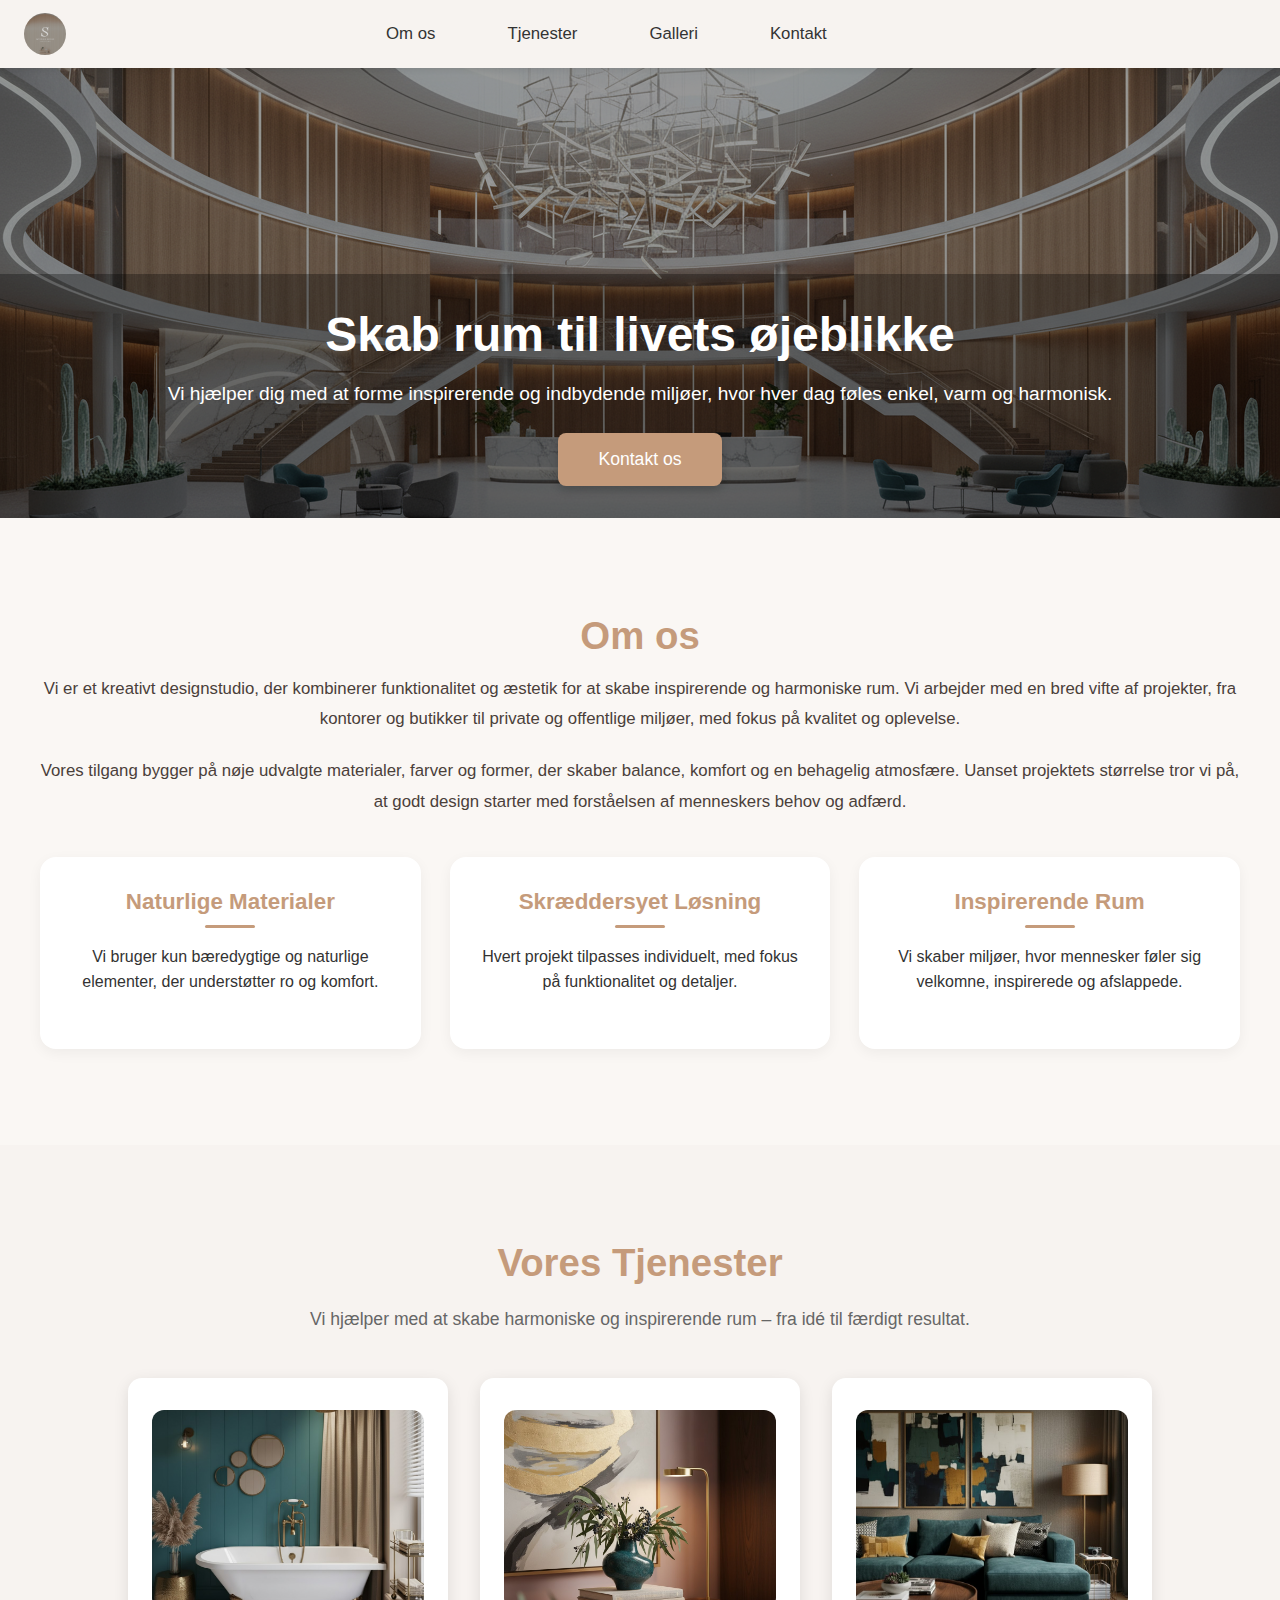
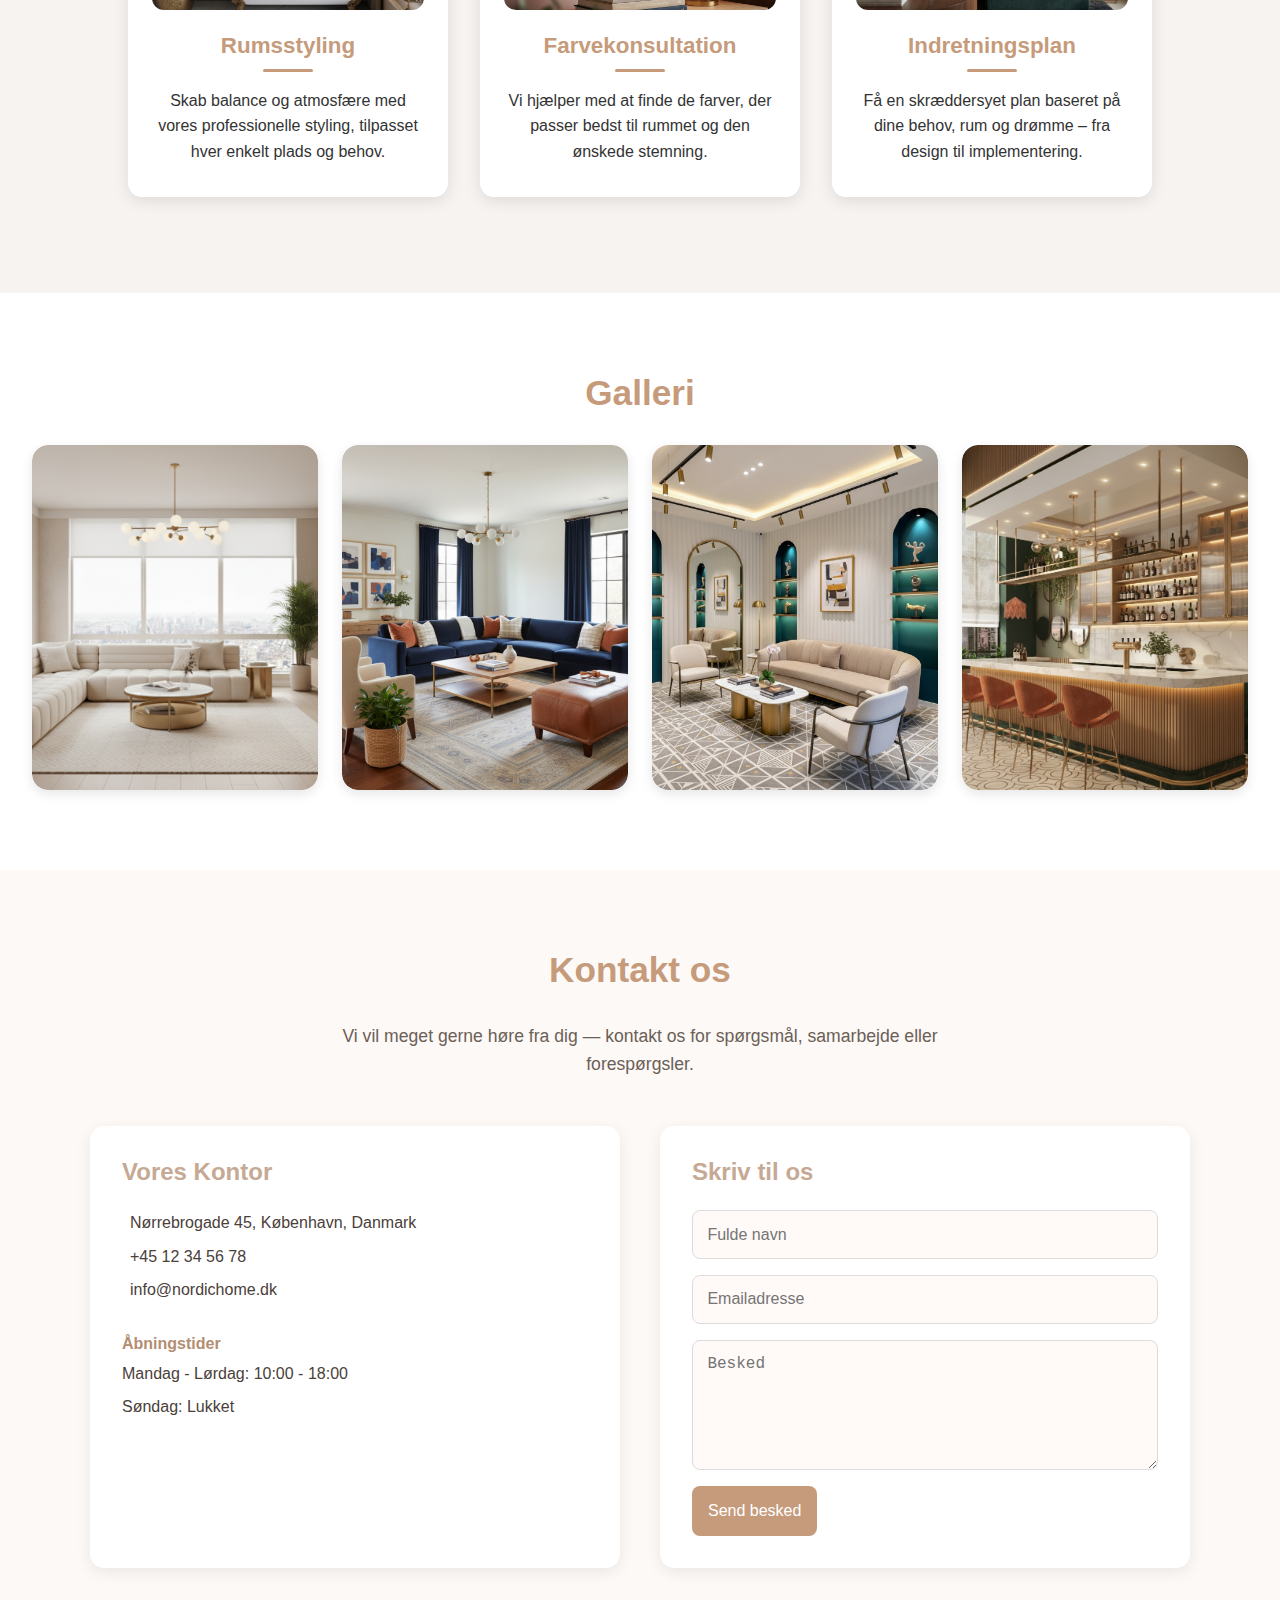
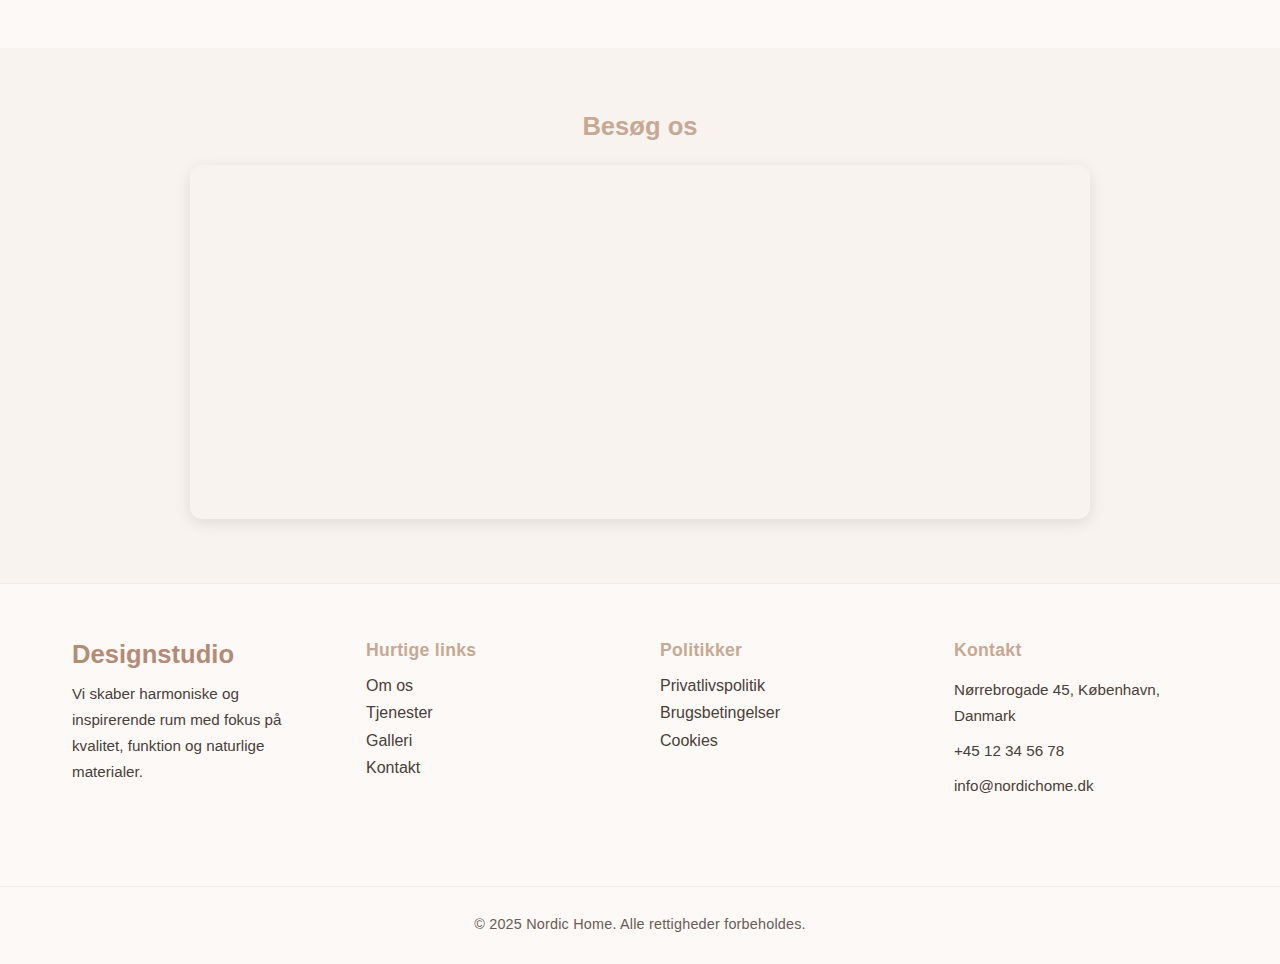
<file: index.html>
<!DOCTYPE html>
<html lang="da">
  <head>
    <meta charset="UTF-8" />
    <meta name="viewport" content="width=device-width, initial-scale=1.0" />
    <title>Nordic Home - Interiør & Styling</title>
    <link rel="stylesheet" href="css/style.css" />
    <link rel="icon" type="image/png" href="images/favicon.png" />
  </head>
  <body>
    <header class="header">
      <div class="header-container">
        <a href="#top" class="brand">
          <img
            src="images/logo.jpg"
            alt="Nordic Home Logo"
            class="brand-logo"
          />
        </a>

        <nav class="navbar" id="navbar">
          <a href="#about">Om os</a>
          <a href="#services">Tjenester</a>
          <a href="#portfolio">Galleri</a>
          <a href="#contact">Kontakt</a>
        </nav>

        <div class="menu-toggle" id="menu-toggle">☰</div>
      </div>
    </header>

    <div id="top"></div>

    <section class="hero" id="hero">
      <div class="hero-overlay"></div>
      <div class="hero-content">
        <h2>Skab rum til livets øjeblikke</h2>
        <p>
          Vi hjælper dig med at forme inspirerende og indbydende miljøer, hvor
          hver dag føles enkel, varm og harmonisk.
        </p>
        <a href="#contact">
          <button onclick="scrollToSection('contact')">Kontakt os</button>
        </a>
      </div>
    </section>

    <!-- ABOUT SECTION -->
    <section id="about" class="about-section">
      <div class="about-container">
        <div class="about-content">
          <h2 class="section-title">Om os</h2>
          <p>
            Vi er et kreativt designstudio, der kombinerer funktionalitet og
            æstetik for at skabe inspirerende og harmoniske rum. Vi arbejder med
            en bred vifte af projekter, fra kontorer og butikker til private og
            offentlige miljøer, med fokus på kvalitet og oplevelse.
          </p>
          <p>
            Vores tilgang bygger på nøje udvalgte materialer, farver og former,
            der skaber balance, komfort og en behagelig atmosfære. Uanset
            projektets størrelse tror vi på, at godt design starter med
            forståelsen af menneskers behov og adfærd.
          </p>

          <div class="about-highlights">
            <div class="highlight">
              <i class="fas fa-leaf"></i>
              <h3>Naturlige Materialer</h3>
              <p>
                Vi bruger kun bæredygtige og naturlige elementer, der
                understøtter ro og komfort.
              </p>
            </div>
            <div class="highlight">
              <i class="fas fa-pencil-ruler"></i>
              <h3>Skræddersyet Løsning</h3>
              <p>
                Hvert projekt tilpasses individuelt, med fokus på funktionalitet
                og detaljer.
              </p>
            </div>
            <div class="highlight">
              <i class="fas fa-home"></i>
              <h3>Inspirerende Rum</h3>
              <p>
                Vi skaber miljøer, hvor mennesker føler sig velkomne,
                inspirerede og afslappede.
              </p>
            </div>
          </div>
        </div>
      </div>
    </section>

    <!-- Services -->
    <section id="services" class="services section">
      <div class="container">
        <h2 class="section-title">Vores Tjenester</h2>
        <p class="section-subtitle">
          Vi hjælper med at skabe harmoniske og inspirerende rum – fra idé til
          færdigt resultat.
        </p>

        <div class="service-list">
          <div class="service-item">
            <img src="images/servicesImg/homestyle.jpg" alt="Boligstyling" />
            <h3>Rumsstyling</h3>
            <p>
              Skab balance og atmosfære med vores professionelle styling,
              tilpasset hver enkelt plads og behov.
            </p>
          </div>

          <div class="service-item">
            <img
              src="images/servicesImg/colorstyle.jpg"
              alt="Farvekonsultation"
            />
            <h3>Farvekonsultation</h3>
            <p>
              Vi hjælper med at finde de farver, der passer bedst til rummet og
              den ønskede stemning.
            </p>
          </div>

          <div class="service-item">
            <img
              src="images/servicesImg/layoutstyle.jpg"
              alt="Indretningsplan"
            />
            <h3>Indretningsplan</h3>
            <p>
              Få en skræddersyet plan baseret på dine behov, rum og drømme – fra
              design til implementering.
            </p>
          </div>
        </div>
      </div>
    </section>

    <!-- Portfolio -->
    <section id="portfolio" class="portfolio section">
      <div class="container">
        <h2>Galleri</h2>
        <div class="gallery">
          <a href="project.html?project=bedroom" class="gallery-item">
            <img src="images/interior1/interior1.jpg" alt="Bedroom Interior" />
            <div class="overlay">Se mere</div>
          </a>
          <a href="project.html?project=kitchen" class="gallery-item">
            <img src="images/interior2/interior1.jpg" alt="Kitchen Interior" />
            <div class="overlay">Se mere</div>
          </a>
          <a href="project.html?project=livingroom" class="gallery-item">
            <img
              src="images/interior3/interior1.jpg"
              alt="Living Room Interior"
            />
            <div class="overlay">Se mere</div>
          </a>
          <a href="project.html?project=house4" class="gallery-item">
            <img
              src="images/interior4/interior1.jpg"
              alt="Scandinavian House"
            />
            <div class="overlay">Se mere</div>
          </a>
        </div>
      </div>
    </section>

    <!-- Contact -->
    <section id="contact" class="contact-section">
      <div class="contact-title">
        <h2>Kontakt os</h2>
        <p>
          Vi vil meget gerne høre fra dig — kontakt os for spørgsmål, samarbejde
          eller forespørgsler.
        </p>
      </div>

      <div class="contact-container">
        <div class="contact-info-box">
          <h3>Vores Kontor</h3>
          <p>
            <i class="fas fa-map-marker-alt"></i>
            <a
              href="https://www.google.com/maps?q=Nørrebrogade+45,+København,+Danmark"
              target="_blank"
              rel="noopener noreferrer"
            >
              Nørrebrogade 45, København, Danmark
            </a>
          </p>
          <p>
            <i class="fas fa-phone"></i>
            <a href="tel:+4512345678">+45 12 34 56 78</a>
          </p>
          <p>
            <i class="fas fa-envelope"></i>
            <a href="mailto:info@nordichome.dk">info@nordichome.dk</a>
          </p>

          <h4>Åbningstider</h4>
          <p>Mandag - Lørdag: 10:00 - 18:00</p>
          <p>Søndag: Lukket</p>
        </div>

        <div class="contact-form-box">
          <h3>Skriv til os</h3>
          <form id="contactForm">
            <div class="form-row">
              <input type="text" placeholder="Fulde navn" required />
              <input type="email" placeholder="Emailadresse" required />
            </div>
            <textarea placeholder="Besked" required></textarea>
            <button type="submit">Send besked</button>
          </form>
        </div>
      </div>
    </section>

    <div class="visit-section">
      <h3>Besøg os</h3>
      <div class="map-container">
        <iframe
          src="https://www.google.com/maps/embed?pb=!1m18!1m12!1m3!1d2246.6801197125165!2d12.552861076888164!3d55.68672449580125!2m3!1f0!2f0!3f0!3m2!1i1024!2i768!4f13.1!3m3!1m2!1s0x4652530ec19b0701%3A0xd27320b74989e226!2sN%C3%B8rrebrogade%2045%2C%202200%20K%C3%B8benhavn%20N%2C%20Danmark!5e0!3m2!1sda!2sdk!4v1730488888888"
          allowfullscreen=""
          loading="lazy"
        >
        </iframe>
      </div>
    </div>

    <!-- Footer -->
    <footer class="footer">
      <div class="footer-container">
        <div class="footer-col">
          <h3 class="footer-logo">Designstudio</h3>
          <p>
            Vi skaber harmoniske og inspirerende rum med fokus på kvalitet,
            funktion og naturlige materialer.
          </p>
        </div>

        <div class="footer-col">
          <h4>Hurtige links</h4>
          <ul>
            <li><a href="#about">Om os</a></li>
            <li><a href="#services">Tjenester</a></li>
            <li><a href="#portfolio">Galleri</a></li>
            <li><a href="#contact">Kontakt</a></li>
          </ul>
        </div>

        <div class="footer-col">
          <h4>Politikker</h4>
          <ul>
            <li><a href="policy/privacy-policy.html">Privatlivspolitik</a></li>
            <li><a href="policy/terms-of-use.html">Brugsbetingelser</a></li>
            <li><a href="policy/cookies-policy.html">Cookies</a></li>
          </ul>
        </div>

        <div class="footer-col">
          <h4>Kontakt</h4>
          <p>
            <i class="fas fa-map-marker-alt"></i>
            <a
              href="https://www.google.com/maps?q=Nørrebrogade+45,+København,+Danmark"
              target="_blank"
              rel="noopener noreferrer"
            >
              Nørrebrogade 45, København, Danmark
            </a>
          </p>
          <p>
            <i class="fas fa-phone"></i>
            <a href="tel:+4512345678">+45 12 34 56 78</a>
          </p>
          <p>
            <i class="fas fa-envelope"></i>
            <a href="mailto:info@nordichome.dk">info@nordichome.dk</a>
          </p>

          <div class="social-links">
            <a href="#"><i class="fab fa-facebook-f"></i></a>
            <a href="#"><i class="fab fa-instagram"></i></a>
            <a href="#"><i class="fab fa-pinterest"></i></a>
          </div>
        </div>
      </div>

      <div class="footer-bottom">
        <p>© 2025 Nordic Home. Alle rettigheder forbeholdes.</p>
      </div>
    </footer>

    <script src="js/script.js"></script>
  </body>
</html>
</file>
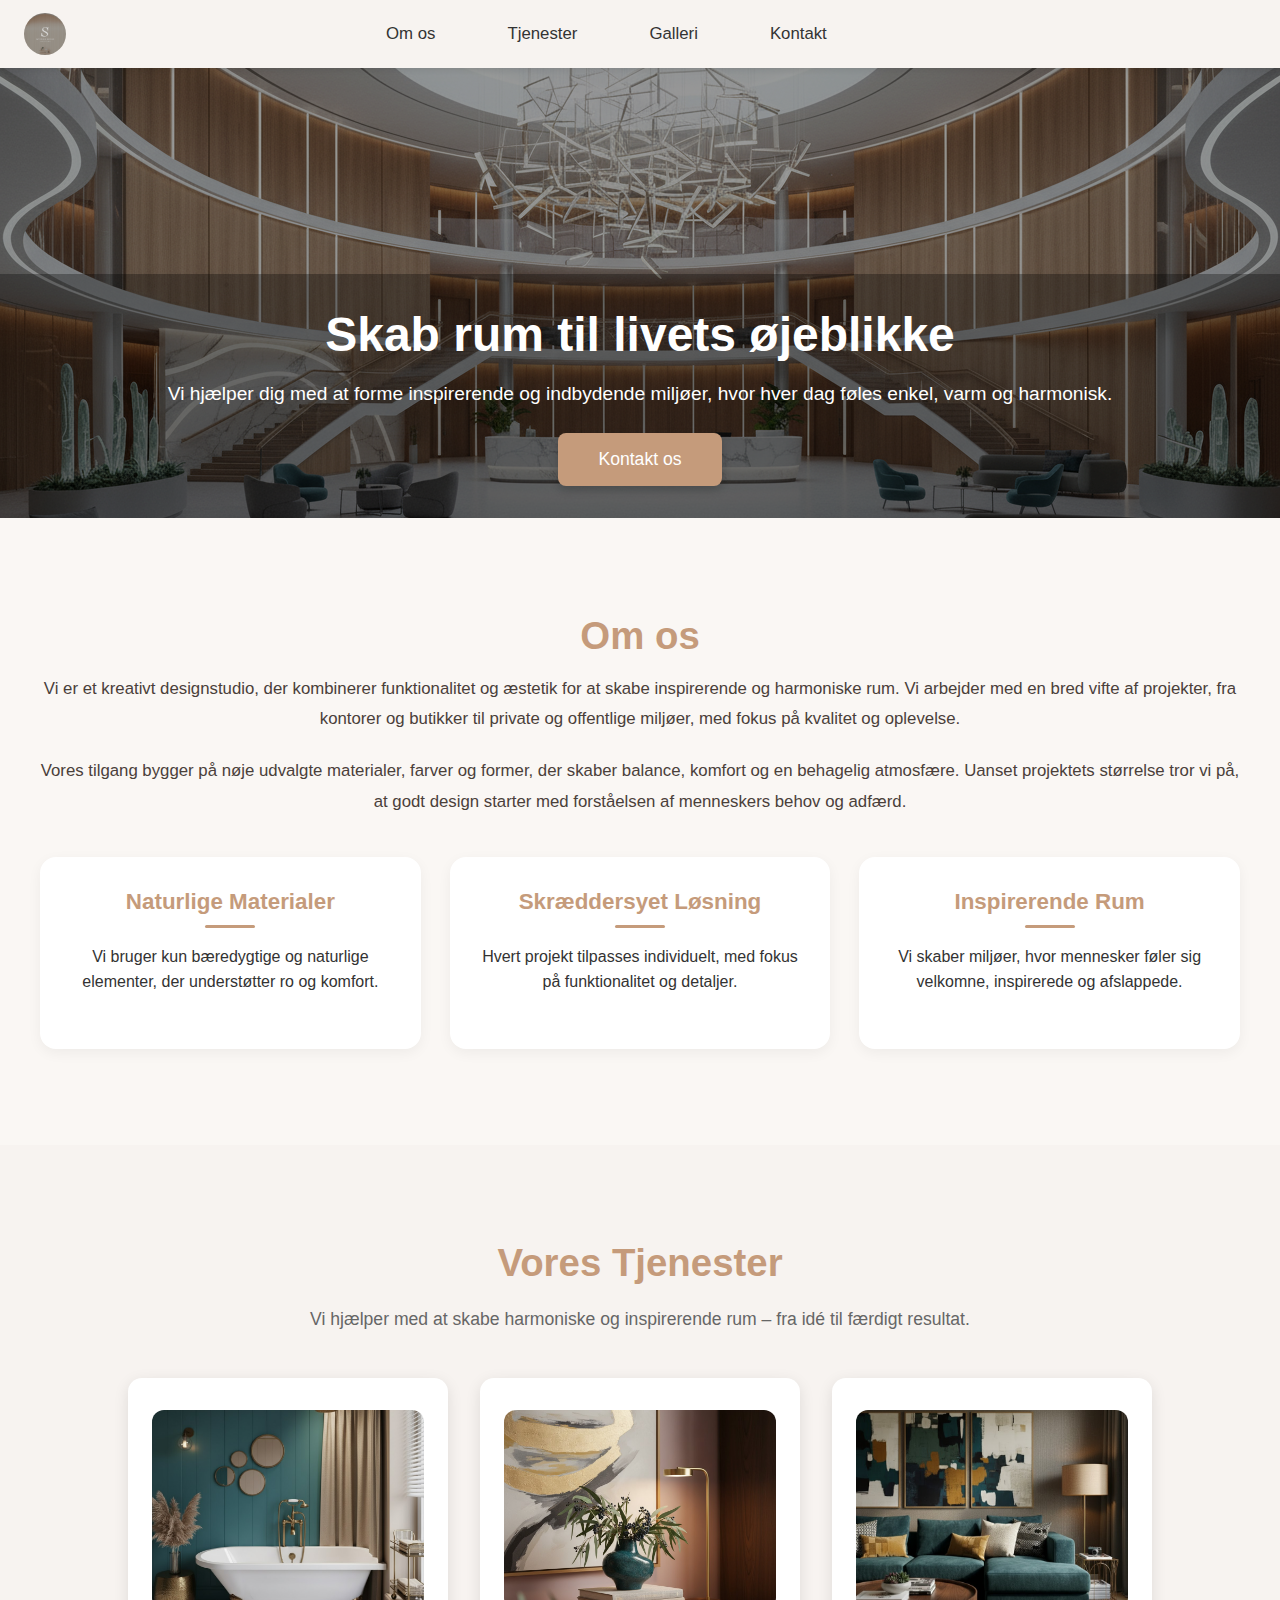
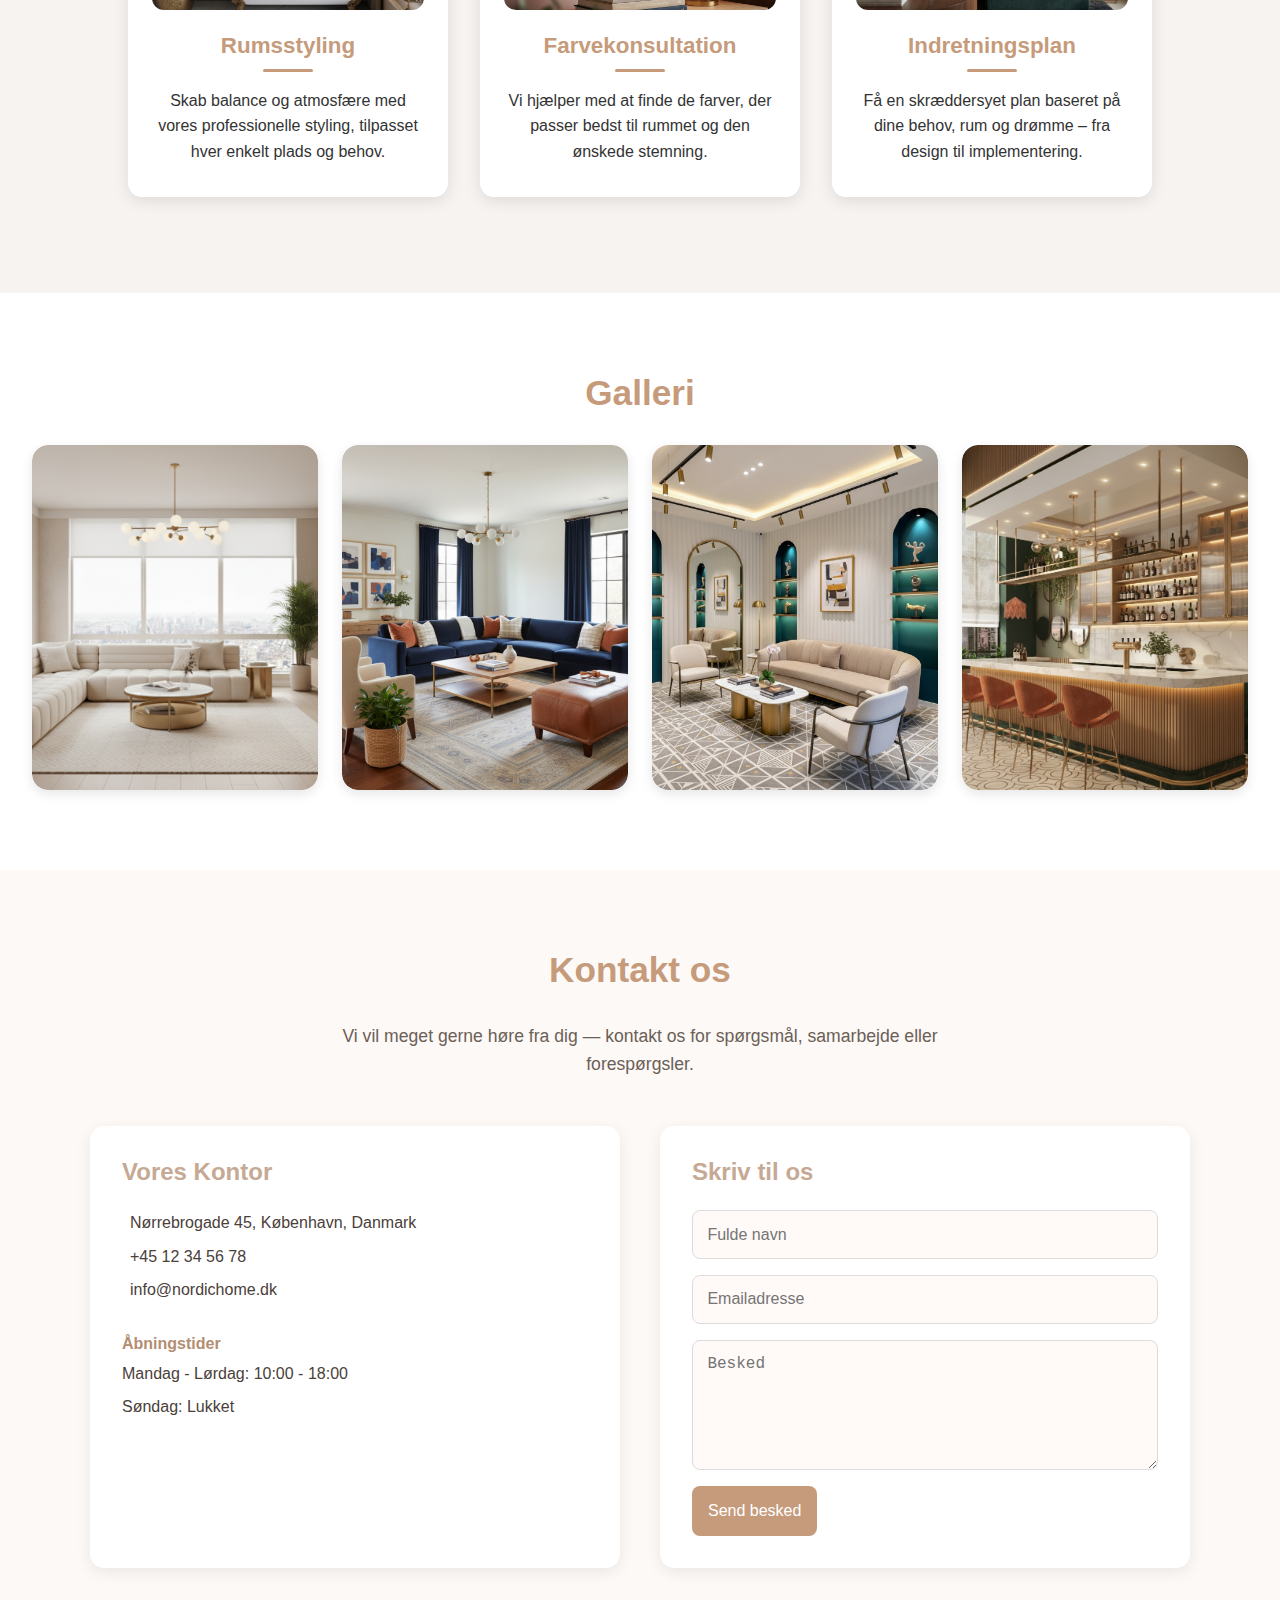
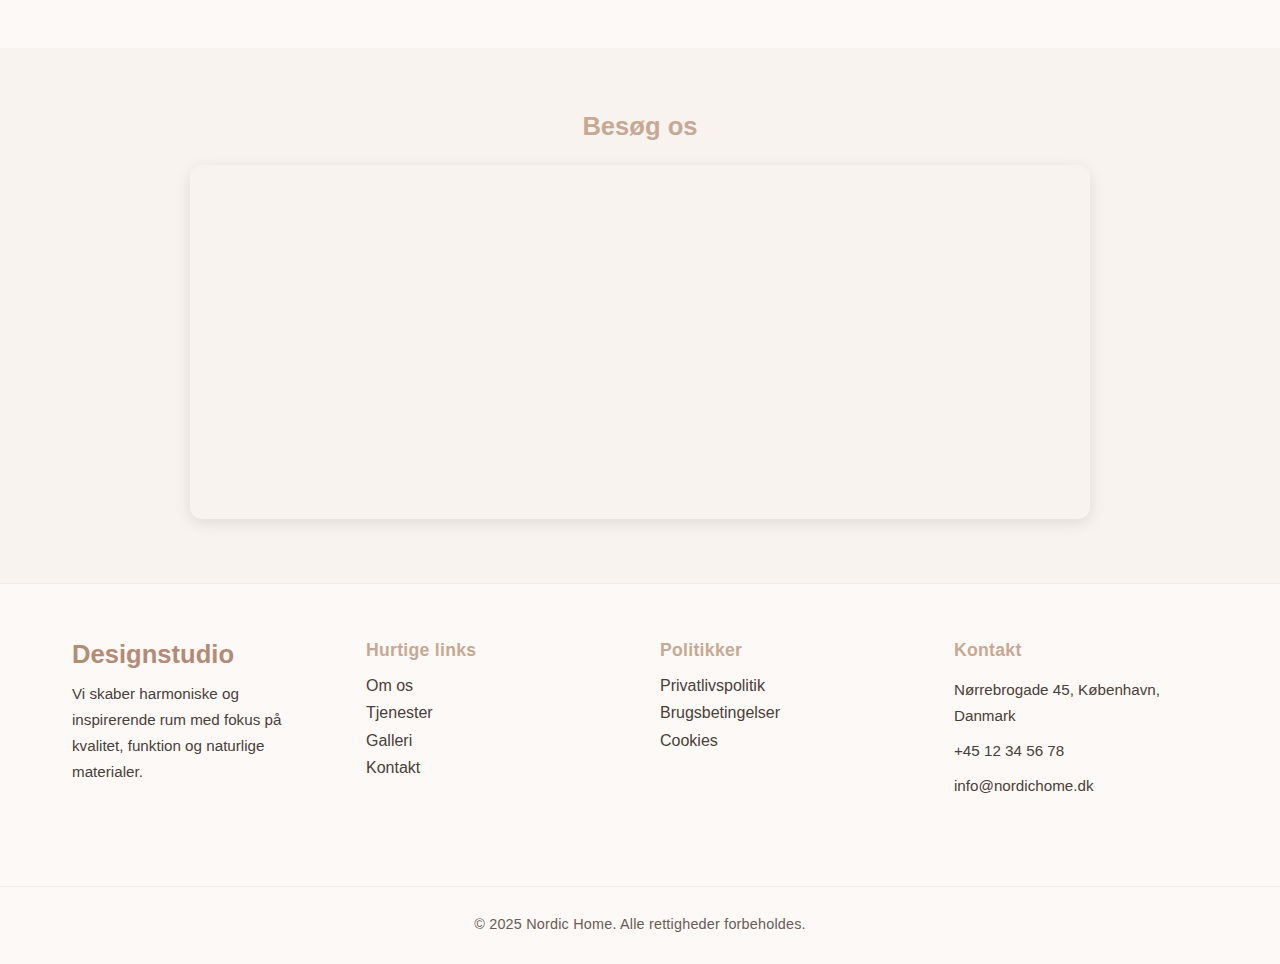
<file: project.html>
<!DOCTYPE html>
<html lang="da">
  <head>
    <meta charset="UTF-8" />
    <meta name="viewport" content="width=device-width, initial-scale=1.0" />
    <title>Projekt Galleri | Nordic Home</title>
    <link rel="stylesheet" href="css/project.css" />
  </head>

  <body>
    <!-- Header -->
    <header class="project-header">
      <a href="index.html" class="back-btn">← Tilbage</a>
      <h1 id="project-title">Projekt Titel</h1>
    </header>

    <!-- Project Details -->
    <section class="project-details">
      <div class="container">
        <h3>Om Projektet</h3>
        <p>
          Dette projekt fremhæver brugen af naturlige materialer, varme nuancer
          og rummelige layouts, der bringer ro og balance ind i hjemmet. Vores
          designteam har arbejdet tæt med klienten for at skabe et tidløst
          resultat med moderne funktionalitet.
        </p>
      </div>
    </section>

    <!-- Project Gallery -->
    <section class="project-gallery" id="project-gallery"></section>

    <!-- Lightbox Modal -->
    <div class="lightbox" id="lightbox">
      <span class="close-btn" id="close-lightbox">&times;</span>
      <img
        class="lightbox-img"
        id="lightbox-img"
        src=""
        alt="Projekt Billede"
      />
    </div>
    <script>
      const params = new URLSearchParams(window.location.search);
      const project = params.get("project");

      const data = {
        bedroom: {
          title: "Indretningsprojekt",
          images: [
            "images/interior1/interior1.jpg",
            "images/interior1/interior2.jpg",
            "images/interior1/interior3.jpg",
            "images/interior1/interior4.jpg",
          ],
        },
        kitchen: {
          title: "Indretningsprojekt",
          images: [
            "images/interior2/interior1.jpg",
            "images/interior2/interior2.jpg",
            "images/interior2/interior3.jpg",
            "images/interior2/interior4.jpg",
          ],
        },
        livingroom: {
          title: "Indretningsprojekt",
          images: [
            "images/interior3/interior1.jpg",
            "images/interior3/interior2.jpg",
            "images/interior3/interior3.jpg",
            "images/interior3/interior4.jpg",
          ],
        },
        house4: {
          title: "Indretningsprojekt",
          images: [
            "images/interior4/interior1.jpg",
            "images/interior4/interior2.jpg",
            "images/interior4/interior3.jpg",
            "images/interior4/interior4.jpg",
          ],
        },
      };

      if (!project || !data[project]) {
        alert("Projekt ikke fundet!");
        window.location.href = "index.html";
      }

      const projectData = data[project];
      document.getElementById("project-title").textContent = projectData.title;

      const gallery = document.getElementById("project-gallery");
      const lightbox = document.getElementById("lightbox");
      const lightboxImg = document.getElementById("lightbox-img");
      const closeLightbox = document.getElementById("close-lightbox");

      projectData.images.forEach((img) => {
        const link = document.createElement("div");
        link.classList.add("gallery-link");

        const image = document.createElement("img");
        image.src = img;
        image.alt = projectData.title;
        image.classList.add("project-img");

        const overlay = document.createElement("div");
        overlay.classList.add("overlay");
        overlay.textContent = "Se Billede";

        link.appendChild(image);
        link.appendChild(overlay);
        gallery.appendChild(link);

        // Open lightbox
        link.addEventListener("click", () => {
          lightbox.style.display = "flex";
          lightboxImg.src = img;
        });
      });

      closeLightbox.addEventListener("click", () => {
        lightbox.style.display = "none";
      });

      lightbox.addEventListener("click", (e) => {
        if (e.target === lightbox) lightbox.style.display = "none";
      });
    </script>
  </body>
</html>
</file>
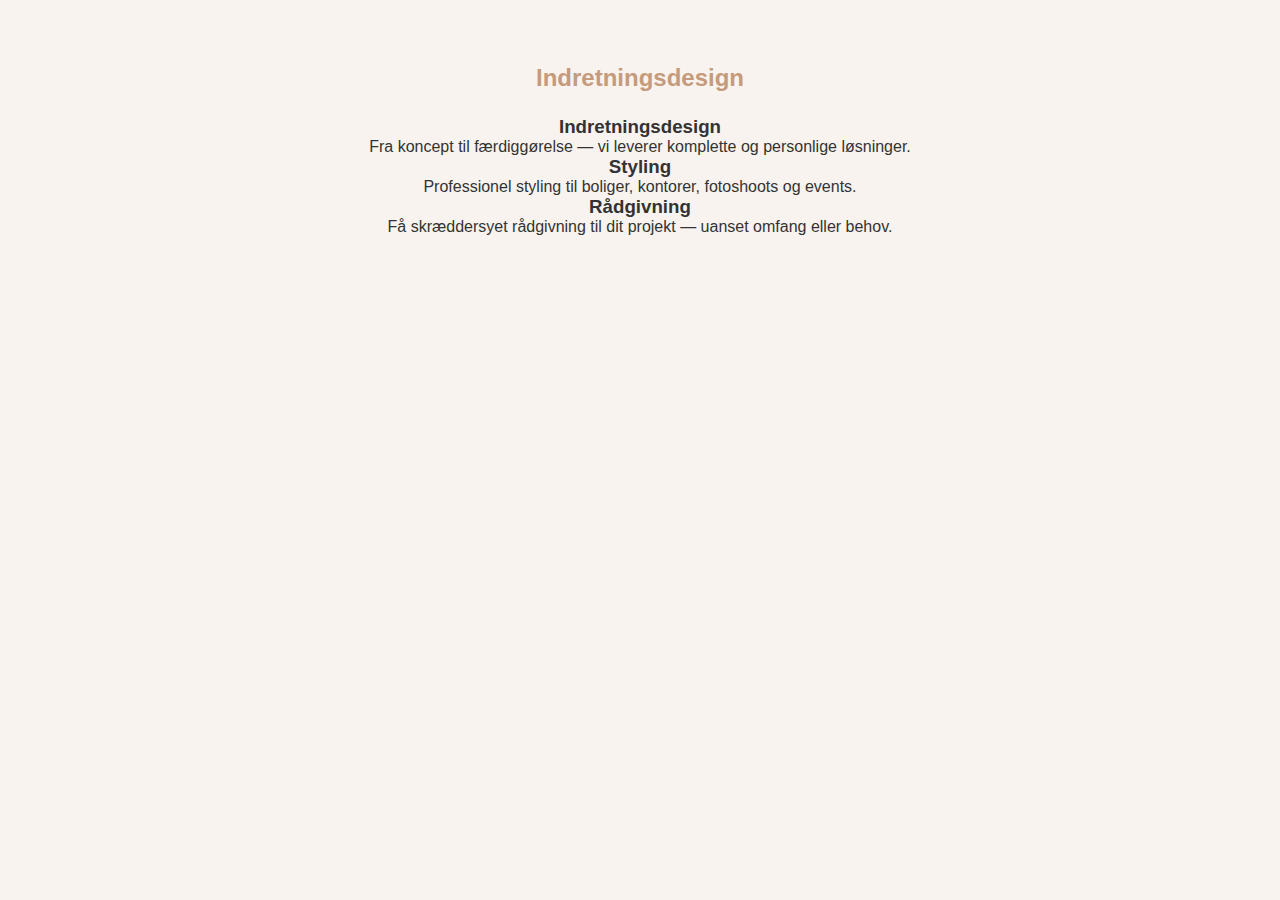
<file: services.html>
<!DOCTYPE html>
<html lang="da">
  <head>
    <meta charset="utf-8" />
    <meta name="viewport" content="width=device-width, initial-scale=1" />
    <title>Interior Design</title>
    <link rel="icon" href="images/favicon.ico" />
    <link
      href="https://fonts.googleapis.com/css2?family=Playfair+Display:wght@400;600&family=Poppins:wght@300;400;500&display=swap"
      rel="stylesheet"
    />
    <link rel="stylesheet" href="css/style.css" />
  </head>
  <body>
    <div data-include="components/header.html"></div>

    <main class="section">
      <div class="container">
        <h2>Indretningsdesign</h2>
        <div class="service-cards">
          <div class="card">
            <h3>Indretningsdesign</h3>
            <p>
              Fra koncept til færdiggørelse — vi leverer komplette og personlige
              løsninger.
            </p>
          </div>
          <div class="card">
            <h3>Styling</h3>
            <p>
              Professionel styling til boliger, kontorer, fotoshoots og events.
            </p>
          </div>
          <div class="card">
            <h3>Rådgivning</h3>
            <p>
              Få skræddersyet rådgivning til dit projekt — uanset omfang eller
              behov.
            </p>
          </div>
        </div>
      </div>
    </main>

    <script src="js/script.js" defer></script>
  </body>
</html>
</file>
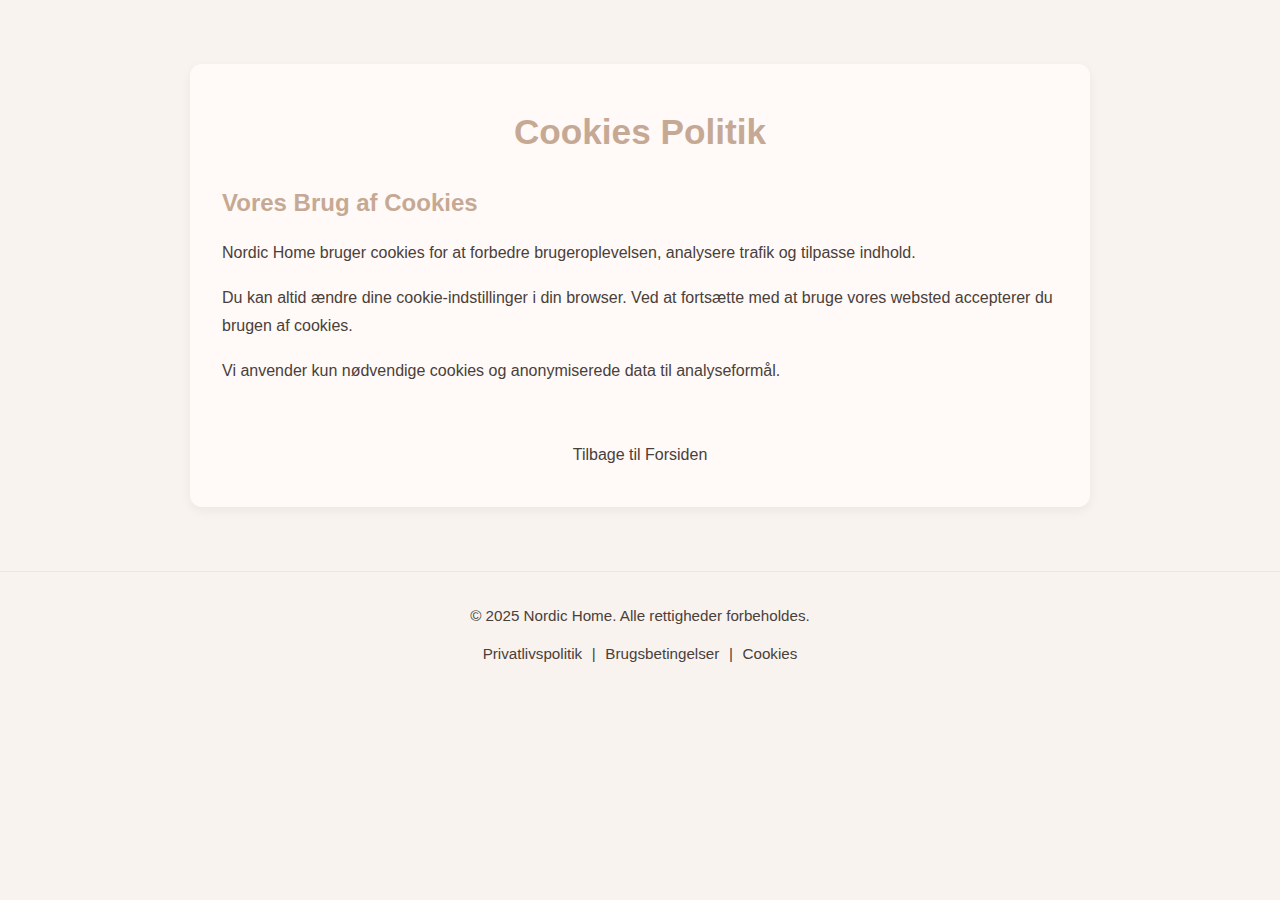
<file: policy/cookies-policy.html>
<!DOCTYPE html>
<html lang="da">
<head>
  <meta charset="UTF-8">
  <meta name="viewport" content="width=device-width, initial-scale=1.0">
  <title>Cookies Politik - Nordic Home</title>
  <link rel="stylesheet" href="style.css">
</head>
<body>

  <!-- Main Content -->
  <main>
    <div class="policy-container">
      <h1>Cookies Politik</h1>

      <h2>Vores Brug af Cookies</h2>
      <p>Nordic Home bruger cookies for at forbedre brugeroplevelsen, analysere trafik og tilpasse indhold.</p>
      <p>Du kan altid ændre dine cookie-indstillinger i din browser. Ved at fortsætte med at bruge vores websted accepterer du brugen af cookies.</p>
      <p>Vi anvender kun nødvendige cookies og anonymiserede data til analyseformål.</p>

      <div class="policy-footer">
        <a href="../index.html">Tilbage til Forsiden</a>
      </div>
    </div>
  </main>

  <!-- Footer -->
  <footer class="footer">
    <div class="container">
      <p>© 2025 Nordic Home. Alle rettigheder forbeholdes.</p>
      <div class="footer-links">
        <a href="privacy-policy.html">Privatlivspolitik</a> |
        <a href="terms-of-use.html">Brugsbetingelser</a> |
        <a href="cookies-policy.html">Cookies</a>
      </div>
    </div>
  </footer>

</body>
</html>
</file>
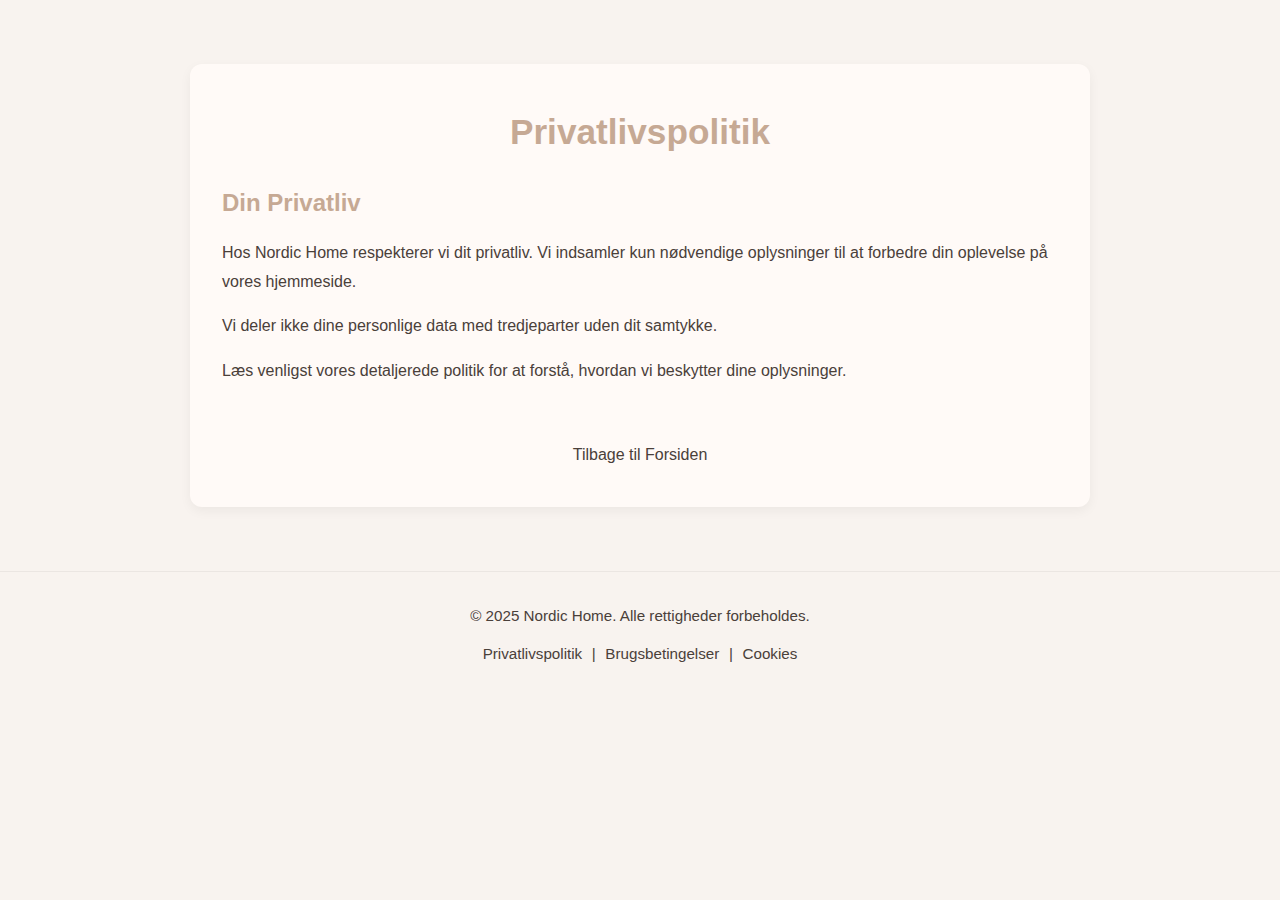
<file: policy/privacy-policy.html>
<!DOCTYPE html>
<html lang="da">
<head>
  <meta charset="UTF-8">
  <meta name="viewport" content="width=device-width, initial-scale=1.0">
  <title>Privatlivspolitik - Nordic Home</title>
  <link rel="stylesheet" href="style.css">
</head>
<body>


  <!-- Main Content -->
  <main>
    <div class="policy-container">
      <h1>Privatlivspolitik</h1>

      <h2>Din Privatliv</h2>
      <p>Hos Nordic Home respekterer vi dit privatliv. Vi indsamler kun nødvendige oplysninger til at forbedre din oplevelse på vores hjemmeside.</p>
      <p>Vi deler ikke dine personlige data med tredjeparter uden dit samtykke.</p>
      <p>Læs venligst vores detaljerede politik for at forstå, hvordan vi beskytter dine oplysninger.</p>

      <div class="policy-footer">
        <a href="../index.html">Tilbage til Forsiden</a>
      </div>
    </div>
  </main>

  <!-- Footer -->
  <footer class="footer">
    <div class="container">
      <p>© 2025 Nordic Home. Alle rettigheder forbeholdes.</p>
      <div class="footer-links">
        <a href="privacy-policy.html">Privatlivspolitik</a> |
        <a href="terms-of-use.html">Brugsbetingelser</a> |
        <a href="cookies-policy.html">Cookies</a>
      </div>
    </div>
  </footer>

</body>
</html>
</file>
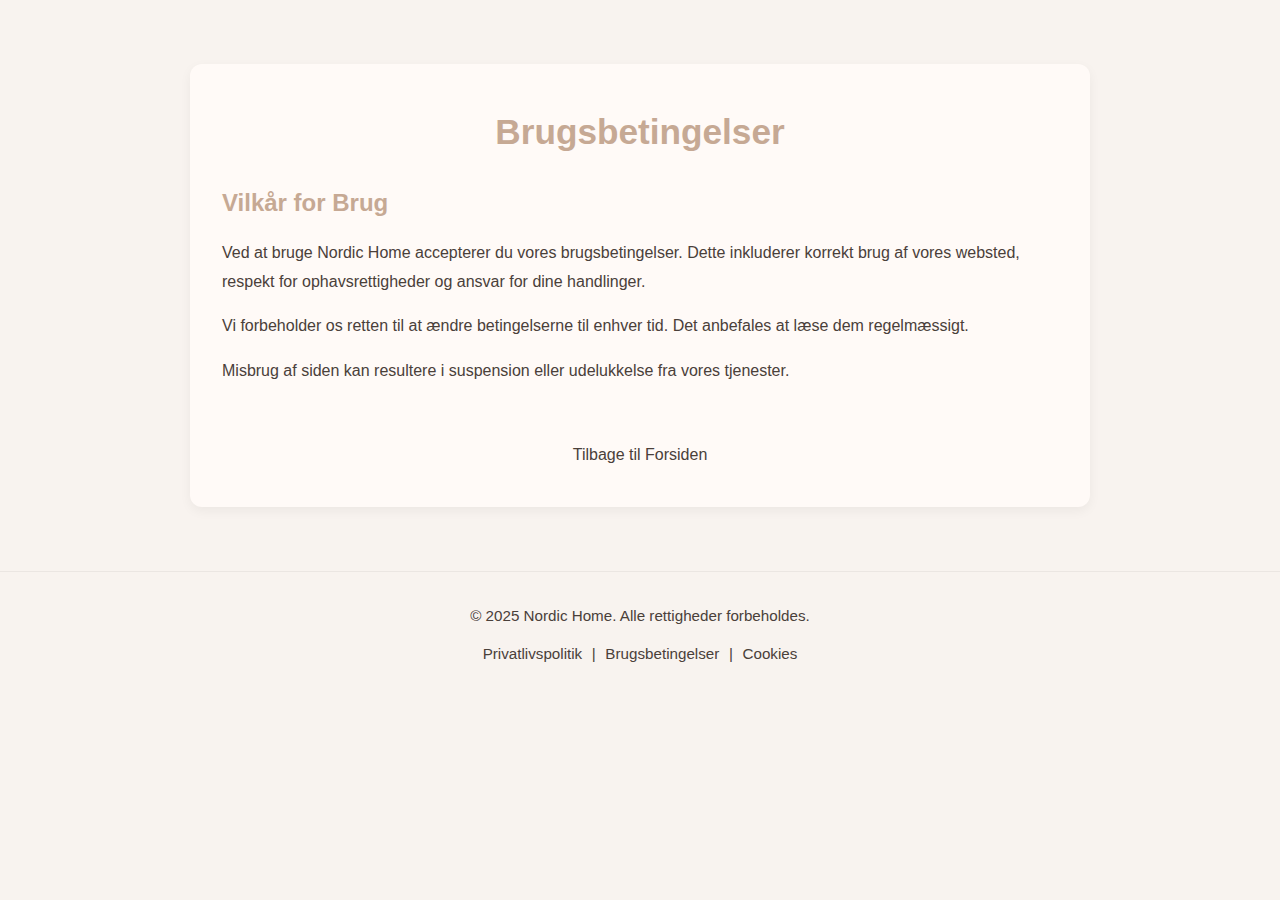
<file: policy/terms-of-use.html>
<!DOCTYPE html>
<html lang="da">
<head>
  <meta charset="UTF-8">
  <meta name="viewport" content="width=device-width, initial-scale=1.0">
  <title>Brugsbetingelser - Nordic Home</title>
  <link rel="stylesheet" href="style.css">
</head>
<body>


  <!-- Main Content -->
  <main>
    <div class="policy-container">
      <h1>Brugsbetingelser</h1>

      <h2>Vilkår for Brug</h2>
      <p>Ved at bruge Nordic Home accepterer du vores brugsbetingelser. Dette inkluderer korrekt brug af vores websted, respekt for ophavsrettigheder og ansvar for dine handlinger.</p>
      <p>Vi forbeholder os retten til at ændre betingelserne til enhver tid. Det anbefales at læse dem regelmæssigt.</p>
      <p>Misbrug af siden kan resultere i suspension eller udelukkelse fra vores tjenester.</p>

      <div class="policy-footer">
        <a href="../index.html">Tilbage til Forsiden</a>
      </div>
    </div>
  </main>

  <!-- Footer -->
  <footer class="footer">
    <div class="container">
      <p>© 2025 Nordic Home. Alle rettigheder forbeholdes.</p>
      <div class="footer-links">
        <a href="privacy-policy.html">Privatlivspolitik</a> |
        <a href="terms-of-use.html">Brugsbetingelser</a> |
        <a href="cookies-policy.html">Cookies</a>
      </div>
    </div>
  </footer>

</body>
</html>
</file>
<file: css/style.css>
:root {
  --nude-bg: #f8f3ef;
  --nude-light: #fffaf7;
  --text-color: #4a403a;
  --accent: #c6a994;
}

* {
  margin: 0;
  padding: 0;
  box-sizing: border-box;
}

body {
  font-family: "Helvetica Neue", sans-serif;
  color: var(--text-color);
  background: var(--nude-bg);
}

html {
  scroll-behavior: smooth;
}

html,
body {
  max-width: 100%;
  overflow-x: hidden;
}

/* Header */
.header {
  background: var(--nude-light, #f9f7f3);
  box-shadow: 0 2px 6px rgba(0, 0, 0, 0.08);
  position: sticky;
  top: 0;
  z-index: 1000;
  transition: background 0.3s ease;
}

.header-container {
  max-width: 100%;
  margin: 0 auto;
  padding: 0.8rem 1.5rem;
  display: flex;
  align-items: center;
  justify-content: flex-start;
  gap: 36rem;
}

.brand {
  display: flex;
  align-items: center;
  text-decoration: none;
  gap: 0.6rem;
}

.brand-logo {
  width: 42px;
  height: 42px;
  border-radius: 50%;
  object-fit: cover;
}

.brand-name {
  font-size: 1.4rem;
  color: var(--accent, #c19a6b);
  font-weight: 600;
  letter-spacing: 0.3px;
}

.navbar {
  display: flex;
  gap: 4.5rem;
  justify-content: center;
  align-items: center;
}

.navbar a {
  color: var(--text-color, #333);
  text-decoration: none;
  font-weight: 500;
  font-size: 1.05rem;
  transition: color 0.3s ease, transform 0.2s ease;
  position: relative;
}

.navbar a::after {
  content: "";
  position: absolute;
  bottom: -4px;
  left: 0;
  width: 0;
  height: 2px;
  background: var(--accent, #c19a6b);
  transition: width 0.3s ease;
}

.navbar a:hover::after {
  width: 100%;
}

.navbar a:hover {
  color: var(--accent, #c19a6b);
}

.menu-toggle {
  justify-self: end;
  font-size: 1.8rem;
  color: var(--text-color, #333);
  cursor: pointer;
  display: none;
}

/* Responsive */
@media (max-width: 1500px) {
  .header-container {
    gap: 20rem;
  }
}
@media (max-width: 900px) {
  .header-container {
    justify-content: space-between;
    padding: 0.8rem 1.2rem;
  }

  .navbar {
    position: absolute;
    top: 70px;
    right: 0;
    width: 100%;
    background: var(--nude-light, #f9f7f3);
    flex-direction: column;
    align-items: center;
    gap: 1rem;
    padding: 1.5rem 0;
    box-shadow: 0 4px 12px rgba(0, 0, 0, 0.1);
    transform: translateY(-120%);
    opacity: 0;
    transition: all 0.4s ease;
  }

  .navbar.show {
    transform: translateY(0);
    opacity: 1;
  }

  .menu-toggle {
    display: block;
  }
}

@media (max-width: 480px) {
  .header-container {
    gap: 0;
  }
  .brand-name {
    font-size: 1.2rem;
  }
  .navbar a {
    font-size: 1rem;
  }
}

.hero {
  position: relative;
  height: 50vh;
  background: url("../images/background.jpg") center center / cover no-repeat;
  display: flex;
  align-items: flex-end;
  overflow: hidden;
}

.hero-overlay {
  position: absolute;
  top: 0;
  left: 0;
  width: 100%;
  height: 100%;
  background: var(--dark-overlay, rgba(0, 0, 0, 0.4));
  z-index: 1;
}

.hero-content {
  position: relative;
  z-index: 2;
  width: 100%;
  text-align: center;
  color: var(--light-text, #fff);
  padding: 2rem;
  font-family: var(--font-main, "Helvetica Neue", sans-serif);
  background: rgba(0, 0, 0, 0.3);
}

.hero-content h2 {
  font-size: 3rem;
  line-height: 1.2;
  margin: 0 0 1rem 0;
  font-weight: 700;
}

.hero-content p {
  font-size: 1.2rem;
  line-height: 1.5;
  margin-bottom: 1.5rem;
}

.hero-content button {
  padding: 1rem 2.5rem;
  background: var(--accent, #c6a994);
  color: #fff;
  font-size: 1.1rem;
  border: none;
  border-radius: 8px;
  cursor: pointer;
  transition: all 0.3s ease;
  box-shadow: 0 4px 10px rgba(0, 0, 0, 0.2);
}

.hero-content button:hover {
  background: #b28668;
  transform: translateY(-2px);
}

/* Animation */
@keyframes fadeInUp {
  from {
    opacity: 0;
    transform: translateY(30px);
  }
  to {
    opacity: 1;
    transform: translateY(0);
  }
}

@media (max-width: 1200px) {
  .hero {
    height: 65vh;
  }

  .hero-content h2 {
    font-size: 2.8rem;
  }

  .hero-content p {
    font-size: 1.15rem;
  }
}

@media (max-width: 992px) {
  .hero {
    height: 55vh;
  }

  .hero-content {
    padding: 2.5rem 1.8rem;
  }

  .hero-content h2 {
    font-size: 2.4rem;
  }

  .hero-content p {
    font-size: 1.05rem;
  }

  .hero-content button {
    padding: 0.9rem 2rem;
    font-size: 1rem;
  }
}

@media (max-width: 768px) {
  .hero {
    height: 50vh;
    align-items: flex-end;
  }

  .hero-content {
    padding: 2rem 1.5rem;
    background: rgba(0, 0, 0, 0.35);
  }

  .hero-content h2 {
    font-size: 2rem;
    line-height: 1.3;
  }

  .hero-content p {
    font-size: 1rem;
    line-height: 1.5;
    margin-bottom: 1.5rem;
  }

  .hero-content button {
    padding: 0.8rem 1.8rem;
    border-radius: 6px;
  }
}

@media (max-width: 600px) {
  .hero {
    height: 45vh;
    align-items: flex-end;
  }

  .hero-content {
    padding: 1.5rem 1rem;
    background: rgba(0, 0, 0, 0.4);
  }

  .hero-content h2 {
    font-size: 1.7rem;
    line-height: 1.4;
  }

  .hero-content p {
    font-size: 0.95rem;
    margin-bottom: 1.2rem;
  }

  .hero-content button {
    width: 100%;
    font-size: 0.95rem;
    padding: 0.9rem;
    border-radius: 6px;
  }
}

@media (max-width: 400px) {
  .hero {
    height: 42vh;
  }

  .hero-content h2 {
    font-size: 1.5rem;
  }

  .hero-content p {
    font-size: 0.9rem;
  }

  .hero-content button {
    font-size: 0.9rem;
    padding: 0.8rem;
  }
}

@media (max-width: 320px) {
  .hero {
    height: 38vh;
  }

  .hero-content {
    padding: 1rem;
  }

  .hero-content h2 {
    font-size: 1.3rem;
  }

  .hero-content p {
    font-size: 0.85rem;
  }

  .hero-content button {
    font-size: 0.85rem;
    padding: 0.7rem;
  }
}

/* ========== ABOUT SECTION ========== */
.about-section {
  background: #faf7f4;
  padding: 6rem 2rem;
  color: #3d3530;
  font-family: "Poppins", sans-serif;
}

.about-container {
  display: flex;
  align-items: center;
  justify-content: space-between;
  max-width: 1200px;
  margin: 0 auto;
  gap: 3rem;
  flex-wrap: wrap;
}

.about-image img {
  width: 100%;
  max-width: 480px;
  border-radius: 1.5rem;
  box-shadow: 0 8px 20px rgba(0, 0, 0, 0.07);
  transition: transform 0.4s ease, box-shadow 0.4s ease;
}

.about-image img:hover {
  transform: scale(1.04);
  box-shadow: 0 10px 24px rgba(0, 0, 0, 0.1);
}

.about-content .section-title {
  font-size: 2.4rem;
  color: #b28c76;
  font-weight: 700;
  margin-bottom: 1.4rem;
  position: relative;
  display: flex;
  justify-content: center;
  align-items: center;
  font-size: 2.4rem;
  color: var(--accent);
  margin-bottom: 1rem;
}

.about-content p {
  font-size: 1.05rem;
  line-height: 1.8;
  color: #4a403a;
  margin-bottom: 1.4rem;
  text-align: center;
}

.about-highlights {
  display: grid;
  grid-template-columns: repeat(auto-fit, minmax(260px, 1fr));
  gap: 1.8rem;
  margin-top: 2.5rem;
}

.highlight {
  background: #ffffff;
  border-radius: 1rem;
  padding: 2rem 1.5rem;
  box-shadow: 0 4px 14px rgba(0, 0, 0, 0.05);
  transition: all 0.3s ease;
  text-align: center;
}

.highlight:hover {
  transform: translateY(-5px);
  box-shadow: 0 6px 20px rgba(0, 0, 0, 0.08);
}

.highlight i {
  font-size: 1.8rem;
  color: #c6a994;
  margin-bottom: 0.8rem;
}

.highlight h3 {
  color: var(--accent);
  font-size: 1.4rem;
  margin-bottom: 0.8rem;
}

.highlight p {
  color: var(--text-color);
  font-size: 1rem;
  line-height: 1.6;
}

.highlight h3::after {
  content: "";
  display: block;
  width: 50px;
  height: 3px;
  background: var(--accent);
  margin: 0.6rem auto 1rem auto;
  border-radius: 2px;
}
/* ========== RESPONSIVE DESIGN ========== */
@media (max-width: 992px) {
  .about-container {
    flex-direction: column;
    text-align: center;
    gap: 2.5rem;
  }

  .about-content {
    text-align: center;
  }

  .about-content .section-title {
    font-size: 2.2rem;
    margin-bottom: 1rem;
  }

  .about-content p {
    font-size: 1rem;
    text-align: center;
  }

  .about-highlights {
    grid-template-columns: repeat(auto-fit, minmax(220px, 1fr));
    gap: 1.5rem;
  }

  .about-image img {
    margin: 0 auto 2rem;
    max-width: 90%;
  }
}

@media (max-width: 768px) {
  .about-section {
    padding: 4.5rem 1.5rem;
  }

  .about-content .section-title {
    font-size: 2rem;
  }

  .about-content p {
    font-size: 0.98rem;
  }

  .highlight {
    padding: 1.8rem 1.2rem;
  }

  .highlight i {
    font-size: 1.6rem;
  }

  .highlight h3 {
    font-size: 1.2rem;
  }

  .about-highlights {
    grid-template-columns: 1fr 1fr;
  }
}

@media (max-width: 600px) {
  .about-section {
    padding: 4rem 1.2rem;
  }

  .about-content .section-title {
    font-size: 1.8rem;
  }

  .about-content p {
    font-size: 0.95rem;
    line-height: 1.7;
    text-align: left;
  }

  .about-highlights {
    grid-template-columns: 1fr;
    gap: 1.4rem;
  }

  .highlight {
    padding: 1.5rem;
  }

  .highlight i {
    font-size: 1.4rem;
  }

  .highlight h3 {
    font-size: 1.1rem;
  }
}

@media (max-width: 400px) {
  .about-section {
    padding: 3.5rem 1rem;
  }

  .about-content .section-title {
    font-size: 1.6rem;
  }

  .about-content p {
    font-size: 0.8rem;
  }

  .highlight {
    padding: 1.3rem;
  }

  .highlight h3 {
    font-size: 1rem;
  }

  .highlight p {
    font-size: 0.9rem;
  }
}

.section {
  padding: 4rem 2rem;
  text-align: center;
}

.section h2 {
  margin-bottom: 1.5rem;
  color: var(--accent);
}

:root {
  --accent: #c59b7b;
  --accent-hover: #b08668;
  --nude-light: #f7f3f0;
  --text-color: #333;
  --bg-light: #fff;
  --shadow: 0 4px 15px rgba(0, 0, 0, 0.1);
  --transition: all 0.3s ease;
}

.services {
  background: var(--nude-light);
  padding: 6rem 2rem;
  text-align: center;
}

.section-title {
  font-size: 2.4rem;
  color: var(--accent);
  margin-bottom: 1rem;
}

.section-subtitle {
  color: #666;
  font-size: 1.1rem;
  margin-bottom: 3rem;
}

.service-list {
  display: flex;
  flex-wrap: wrap;
  justify-content: center;
  gap: 2rem;
}

.service-item {
  background: var(--bg-light);
  border-radius: 14px;
  padding: 2rem 1.5rem;
  max-width: 320px;
  box-shadow: var(--shadow);
  text-align: center;
  transition: var(--transition);
  position: relative;
  overflow: hidden;
}

.service-item:hover {
  transform: translateY(-8px);
  box-shadow: 0 8px 20px rgba(0, 0, 0, 0.15);
}

.service-item img {
  width: 100%;
  height: 200px;
  object-fit: cover;
  border-radius: 12px;
  margin-bottom: 1.2rem;
  transition: var(--transition);
}

.service-item:hover img {
  transform: scale(1.05);
  filter: brightness(0.9);
}

.service-item h3 {
  color: var(--accent);
  font-size: 1.4rem;
  margin-bottom: 0.8rem;
}

.service-item p {
  color: var(--text-color);
  font-size: 1rem;
  line-height: 1.6;
}

.service-item h3::after {
  content: "";
  display: block;
  width: 50px;
  height: 3px;
  background: var(--accent);
  margin: 0.6rem auto 1rem auto;
  border-radius: 2px;
}

/* ---------- RESPONSIVE DESIGN ---------- */

@media (max-width: 1200px) {
  .service-list {
    gap: 2rem;
  }

  .service-item {
    max-width: 300px;
  }

  .service-item img {
    height: 200px;
  }
}

@media (max-width: 992px) {
  .services {
    padding: 5rem 1.5rem;
  }

  .section-title {
    font-size: 2rem;
  }

  .section-subtitle {
    font-size: 1rem;
    margin-bottom: 2.5rem;
  }

  .service-list {
    justify-content: space-around;
  }

  .service-item {
    max-width: 45%;
    padding: 2rem 1.5rem;
  }

  .service-item img {
    height: 190px;
  }
}

@media (max-width: 768px) {
  .services {
    padding: 4rem 1.2rem;
  }

  .service-list {
    flex-direction: column;
    align-items: center;
  }

  .service-item {
    max-width: 100%;
    padding: 1.8rem 1.4rem;
  }

  .service-item img {
    height: 180px;
  }

  .section-title {
    font-size: 1.9rem;
  }

  .section-subtitle {
    font-size: 1rem;
    margin-bottom: 2rem;
  }
}

@media (max-width: 480px) {
  .services {
    padding: 3.5rem 1rem;
  }

  .section-title {
    font-size: 1.7rem;
  }

  .section-subtitle {
    font-size: 0.95rem;
  }

  .service-item {
    padding: 1.5rem;
  }

  .service-item img {
    height: 160px;
  }

  .service-item h3 {
    font-size: 1.3rem;
  }

  .service-item p {
    font-size: 0.95rem;
    line-height: 1.6;
  }
}

@media (max-width: 360px) {
  .section-title {
    font-size: 1.5rem;
  }

  .section-subtitle {
    font-size: 0.9rem;
  }

  .service-item img {
    height: 150px;
  }

  .service-item h3 {
    font-size: 1.2rem;
  }

  .service-item p {
    font-size: 0.9rem;
  }
}

/* Portfolio Section */
.portfolio {
  background: #fff;
  padding: 5rem 2rem;
  text-align: center;
}

.portfolio h2 {
  font-size: 2.2rem;
  color: var(--accent);
  margin-bottom: 2rem;
}

.gallery {
  display: grid;
  grid-template-columns: repeat(auto-fit, minmax(260px, 1fr));
  gap: 1.5rem;
}

.gallery-item {
  position: relative;
  overflow: hidden;
  border-radius: 1rem;
  cursor: pointer;
  box-shadow: 0 4px 12px rgba(0, 0, 0, 0.1);
  transition: transform 0.3s ease;
}

.gallery-item:hover {
  transform: scale(1.03);
}

.gallery-item img {
  width: 100%;
  height: 100%;
  object-fit: cover;
  display: block;
  border-radius: 1rem;
}

.gallery-item .overlay {
  position: absolute;
  inset: 0;
  background: rgba(0, 0, 0, 0.4);
  color: #fff;
  display: flex;
  align-items: center;
  justify-content: center;
  opacity: 0;
  font-size: 1.2rem;
  font-weight: 500;
  transition: opacity 0.3s ease;
  border-radius: 1rem;
}

.gallery-item:hover .overlay {
  opacity: 1;
}
@media (max-width: 1200px) {
  .portfolio {
    padding: 5rem 1.5rem;
  }

  .portfolio h2 {
    font-size: 2.2rem;
  }

  .gallery {
    gap: 1.8rem;
  }
}

@media (max-width: 992px) {
  .portfolio {
    padding: 4.5rem 1.5rem;
  }

  .portfolio h2 {
    font-size: 2rem;
  }

  .gallery {
    grid-template-columns: repeat(auto-fit, minmax(240px, 1fr));
    gap: 1.5rem;
  }

  .gallery-item img {
    aspect-ratio: 16 / 10;
  }

  .gallery-item .overlay {
    font-size: 1.1rem;
  }
}

@media (max-width: 768px) {
  .portfolio {
    padding: 4rem 1.2rem;
  }

  .portfolio h2 {
    font-size: 1.9rem;
    margin-bottom: 1.5rem;
  }

  .gallery {
    grid-template-columns: repeat(auto-fit, minmax(200px, 1fr));
    gap: 1.2rem;
  }

  .gallery-item img {
    aspect-ratio: 16 / 11;
  }

  .gallery-item .overlay {
    font-size: 1rem;
  }
}

@media (max-width: 480px) {
  .portfolio {
    padding: 3.5rem 1rem;
  }

  .portfolio h2 {
    font-size: 1.7rem;
  }

  .gallery {
    grid-template-columns: 1fr;
    gap: 1.2rem;
  }

  .gallery-item img {
    aspect-ratio: 16 / 12;
  }

  .gallery-item .overlay {
    font-size: 0.95rem;
  }
}

@media (max-width: 360px) {
  .portfolio h2 {
    font-size: 1.5rem;
  }

  .gallery-item .overlay {
    font-size: 0.9rem;
  }

  .gallery-item img {
    aspect-ratio: 1 / 1;
  }
}

/* CONTACT SECTION */
.contact-section {
  background-color: #fdf9f6;
  padding: 5rem 2rem;
  font-family: "Poppins", sans-serif;
  color: #4a403a;
}

.contact-title {
  text-align: center;
  margin-bottom: 3rem;
  max-width: 700px;
  margin-left: auto;
  margin-right: auto;
}

.contact-title h2 {
  font-size: 2.4rem;
  font-weight: 600;
  margin-bottom: 0.8rem;
  position: relative;
  font-size: 2.2rem;
  color: var(--accent);
  margin-bottom: 2rem;
}

.contact-title p {
  color: #6b6057;
  font-size: 1.1rem;
  line-height: 1.6;
}

.contact-container {
  display: flex;
  justify-content: center;
  gap: 2.5rem;
  flex-wrap: wrap;
  max-width: 1100px;
  margin: 0 auto;
}

.contact-info-box {
  background: #fff;
  flex: 1;
  min-width: 320px;
  border-radius: 14px;
  padding: 2rem;
  box-shadow: 0 4px 15px rgba(0, 0, 0, 0.08);
  transition: all 0.3s ease;
}

.contact-info-box:hover {
  transform: translateY(-3px);
}

.contact-info-box h3 {
  color: #c6a994;
  font-size: 1.5rem;
  margin-bottom: 1.5rem;
}

.contact-info-box h4 {
  color: #b38e73;
  margin-top: 2rem;
  margin-bottom: 0.5rem;
  font-weight: 600;
}

.contact-info-box p {
  margin: 0.5rem 0;
  line-height: 1.6;
  font-size: 1rem;
}

.contact-info-box i {
  color: #c6a994;
  margin-right: 8px;
}

.contact-info-box a {
  color: #4a403a;
  text-decoration: none;
  transition: color 0.3s ease;
}

.contact-info-box a:hover {
  color: #c6a994;
  text-decoration: underline;
}

.contact-form-box {
  background: #fff;
  flex: 1;
  min-width: 320px;
  border-radius: 14px;
  padding: 2rem;
  box-shadow: 0 4px 15px rgba(0, 0, 0, 0.08);
  transition: all 0.3s ease;
}

.contact-form-box:hover {
  transform: translateY(-3px);
}

.contact-form-box h3 {
  color: #c6a994;
  font-size: 1.5rem;
  margin-bottom: 1.5rem;
}

.contact-form-box form {
  display: flex;
  flex-direction: column;
  gap: 1rem;
}

.form-row {
  display: flex;
  gap: 1rem;
  flex-wrap: wrap;
}

.contact-form-box input,
.contact-form-box textarea {
  width: 100%;
  padding: 0.9rem;
  border: 1px solid #ddd;
  border-radius: 8px;
  font-size: 1rem;
  transition: 0.3s;
  background-color: #fffaf7;
}

.contact-form-box input:focus,
.contact-form-box textarea:focus {
  border-color: #c6a994;
  outline: none;
  box-shadow: 0 0 0 3px rgba(198, 169, 148, 0.2);
}

.contact-form-box textarea {
  min-height: 130px;
  resize: vertical;
}

.contact-form-box button {
  background-color: var(--accent, #c6a994);
  color: white;
  border: none;
  padding: 1rem;
  border-radius: 8px;
  font-size: 1rem;
  font-weight: 500;
  cursor: pointer;
  transition: all 0.3s ease;
  align-self: flex-start;
}

.contact-form-box button:hover {
  background-color: #b28c76;
  transform: translateY(-2px);
}

.visit-section {
  margin-top: 4rem;
  text-align: center;
  margin-bottom: 4rem;
}

.visit-section h3 {
  font-size: 1.6rem;
  color: #c6a994;
  margin-bottom: 1.5rem;
}

.map-container {
  max-width: 900px;
  margin: 0 auto;
  border-radius: 12px;
  overflow: hidden;
  box-shadow: 0 4px 15px rgba(0, 0, 0, 0.1);
}

.map-container iframe {
  width: 100%;
  height: 350px;
  border: none;
}

/* Responsive */
@media (max-width: 992px) {
  .contact-section {
    padding: 4rem 1.5rem;
  }

  .contact-title h2 {
    font-size: 2rem;
  }

  .contact-title p {
    font-size: 1rem;
  }

  .contact-container {
    flex-direction: column;
    gap: 2rem;
  }

  .contact-info-box,
  .contact-form-box {
    width: 100%;
    padding: 2rem 1.5rem;
  }
}

@media (max-width: 600px) {
  .contact-section {
    padding: 3.5rem 1rem;
  }

  .contact-title h2 {
    font-size: 1.8rem;
  }

  .contact-title p {
    font-size: 0.95rem;
    line-height: 1.5;
  }

  .contact-info-box h3,
  .contact-form-box h3 {
    font-size: 1.4rem;
  }

  .contact-form-box button {
    width: 100%;
    text-align: center;
    padding: 1rem;
  }

  .form-row {
    flex-direction: column;
  }

  .map-container iframe {
    height: 280px;
  }
}

@media (max-width: 400px) {
  .contact-section {
    padding: 3rem 0.8rem;
  }

  .contact-title h2 {
    font-size: 1.6rem;
  }

  .contact-title p {
    font-size: 0.9rem;
  }

  .contact-info-box,
  .contact-form-box {
    padding: 1.5rem;
  }

  .contact-form-box button {
    font-size: 0.95rem;
  }
}

@media (max-width: 340px) {
  .contact-info-box {
    min-width: auto;
  }
  .contact-form-box {
    min-width: auto;
  }
  .contact-section {
    padding: 2rem 0.8rem;
  }

  .contact-title h2 {
    font-size: 1.6rem;
  }

  .contact-title p {
    font-size: 0.9rem;
  }

  .contact-info-box,
  .contact-form-box {
    padding: 1.5rem;
  }

  .contact-form-box button {
    font-size: 0.95rem;
  }
}

/*  FOOTER SECTION  */

.footer {
  background-color: #fdf9f6;
  color: #4a403a;
  font-family: "Poppins", sans-serif;
  padding-top: 3.5rem;
  border-top: 1px solid rgba(0, 0, 0, 0.05);
}

.footer-container {
  max-width: 1200px;
  margin: 0 auto;
  padding: 0 2rem;
  display: grid;
  grid-template-columns: repeat(auto-fit, minmax(230px, 1fr));
  gap: 2.5rem;
}

.footer-col {
  display: flex;
  flex-direction: column;
  justify-content: flex-start;
}

.footer-col h4 {
  font-size: 1.1rem;
  color: #c6a994;
  margin-bottom: 1rem;
  font-weight: 600;
  letter-spacing: 0.3px;
}

.footer-logo {
  font-size: 1.6rem;
  font-weight: 700;
  color: #b28c76;
  margin-bottom: 0.8rem;
}

.footer-col p {
  font-size: 0.95rem;
  line-height: 1.7;
  margin-bottom: 0.6rem;
}

.footer-col ul {
  list-style: none;
  padding: 0;
  margin: 0;
}

.footer-col ul li {
  margin-bottom: 0.6rem;
}

.footer-col a {
  color: #4a403a;
  text-decoration: none;
  transition: color 0.3s ease, transform 0.3s ease;
}

.footer-col a:hover {
  color: #c6a994;
  transform: translateX(4px);
}

.social-links {
  margin-top: 1.2rem;
}

.social-links a {
  display: inline-block;
  margin-right: 0.8rem;
  color: #4a403a;
  font-size: 1.1rem;
  transition: all 0.3s ease;
}

.social-links a:hover {
  color: #c6a994;
  transform: translateY(-3px);
}

.footer-bottom {
  text-align: center;
  padding: 1.8rem 1rem 2rem;
  border-top: 1px solid rgba(0, 0, 0, 0.05);
  margin-top: 2.5rem;
  font-size: 0.9rem;
  color: #6a5c55;
  letter-spacing: 0.2px;
}

/*  RESPONSIVE DESIGN  */

@media (max-width: 992px) {
  .footer-container {
    grid-template-columns: repeat(2, 1fr);
    gap: 2rem;
  }

  .footer-col {
    text-align: left;
  }

  .footer-col p,
  .footer-col a {
    font-size: 0.95rem;
  }

  .footer-logo {
    font-size: 1.5rem;
  }
}

@media (max-width: 768px) {
  .footer {
    padding-top: 3rem;
  }

  .footer-container {
    grid-template-columns: 1fr 1fr;
    text-align: left;
    gap: 1.8rem;
  }

  .footer-col h4 {
    font-size: 1rem;
    margin-bottom: 0.8rem;
  }

  .footer-col p {
    font-size: 0.9rem;
  }

  .social-links a {
    font-size: 1rem;
  }
}

@media (max-width: 600px) {
  .footer-container {
    grid-template-columns: 1fr;
    text-align: start;
    gap: 1.5rem;
  }

  .footer-col {
    align-items: start;
  }

  .footer-col h4 {
    margin-bottom: 0.6rem;
  }

  .footer-logo {
    font-size: 1.4rem;
    margin-bottom: 0.6rem;
  }

  .footer-col p {
    font-size: 0.9rem;
    max-width: 95%;
  }

  .footer-col ul li {
    margin-bottom: 0.5rem;
  }

  .social-links {
    margin-top: 0.8rem;
  }

  .social-links a {
    margin: 0 0.5rem;
    font-size: 1.1rem;
  }

  .footer-bottom {
    padding: 1.2rem 1rem 1.8rem;
    font-size: 0.85rem;
  }
}

@media (max-width: 400px) {
  .footer {
    padding-top: 2.5rem;
  }

  .footer-col h4 {
    font-size: 0.95rem;
  }

  .footer-logo {
    font-size: 1.3rem;
  }

  .footer-col p,
  .footer-col a {
    font-size: 0.88rem;
  }

  .social-links a {
    font-size: 1rem;
  }

  .footer-bottom {
    font-size: 0.82rem;
  }
}

@media (max-width: 320px) {
  .footer-container {
    padding: 0 1rem;
  }

  .footer-logo {
    font-size: 1.2rem;
  }

  .footer-col p {
    font-size: 0.85rem;
  }

  .social-links a {
    margin: 0 0.4rem;
  }
}
</file>
<file: css/project.css>
:root {
  --nude-bg: #f8f3ef;
  --nude-light: #fffaf7;
  --text-color: #4a403a;
  --accent: #c6a994;
  --overlay-bg: rgba(198, 169, 148, 0.7);
  --shadow-light: rgba(0, 0, 0, 0.08);
  --shadow-dark: rgba(0, 0, 0, 0.2);
}

body {
  margin: 0;
  font-family: "Helvetica Neue", sans-serif;
  background: var(--nude-bg);
  color: var(--text-color);
  scroll-behavior: smooth;
  line-height: 1.6;
}

.project-header {
  display: flex;
  align-items: center;
  justify-content: center;
  position: sticky;
  top: 0;
  background: var(--nude-light);
  box-shadow: 0 4px 12px var(--shadow-light);
  padding: 1rem 2rem;
  z-index: 100;
}

.project-header h1 {
  flex: 1;
  text-align: center;
  color: var(--accent);
  font-size: 2rem;
  margin: 0;
  font-weight: 600;
}

.back-btn {
  position: absolute;
  left: 2rem;
  text-decoration: none;
  color: var(--text-color);
  font-weight: 500;
  font-size: 1rem;
  transition: color 0.2s ease;
}

.back-btn:hover {
  color: var(--accent);
}

.project-hero {
  background: var(--nude-light);
  padding: 5rem 2rem 3rem;
  text-align: center;
  box-shadow: 0 4px 8px var(--shadow-light);
}

.project-hero-content {
  max-width: 800px;
  margin: 0 auto;
}

.project-hero h2 {
  color: var(--accent);
  font-size: 2.4rem;
  margin-bottom: 1.2rem;
  line-height: 1.3;
}

.project-hero p {
  font-size: 1.1rem;
  line-height: 1.8;
  color: var(--text-color);
  margin: 0 auto;
  max-width: 700px;
}

.project-details {
  background: var(--nude-bg);
  padding: 4rem 2rem;
  text-align: center;
}

.project-details .container {
  max-width: 800px;
  margin: 0 auto;
}

.project-details h3 {
  color: var(--accent);
  font-size: 2rem;
  margin-bottom: 1rem;
}

.project-details p {
  font-size: 1rem;
  line-height: 1.8;
  color: var(--text-color);
}

.project-gallery {
  display: grid;
  grid-template-columns: repeat(auto-fit, minmax(280px, 1fr));
  gap: 1.8rem;
  padding: 6rem 3rem;
}

.gallery-link {
  position: relative;
  display: block;
  overflow: hidden;
  border-radius: 12px;
  cursor: pointer;
  box-shadow: 0 4px 12px var(--shadow-light);
  transition: transform 0.3s ease, box-shadow 0.3s ease;
}

.gallery-link:hover {
  transform: translateY(-5px);
  box-shadow: 0 8px 20px var(--shadow-dark);
}

.gallery-link img {
  width: 100%;
  height: 100%;
  object-fit: cover;
  display: block;
  transition: transform 0.5s ease;
}

.gallery-link:hover img {
  transform: scale(1.1);
}

.overlay {
  position: absolute;
  inset: 0;
  background: var(--overlay-bg);
  color: #fff;
  display: flex;
  justify-content: center;
  align-items: center;
  font-size: 1.2rem;
  font-weight: 500;
  opacity: 0;
  transition: opacity 0.3s ease;
  text-transform: uppercase;
  letter-spacing: 1px;
}

.gallery-link:hover .overlay {
  opacity: 1;
}

.lightbox {
  position: fixed;
  display: none;
  justify-content: center;
  align-items: center;
  top: 0;
  left: 0;
  width: 100%;
  height: 100%;
  background: rgba(0, 0, 0, 0.8);
  z-index: 999;
}

.lightbox-img {
  max-width: 90%;
  max-height: 80%;
  border-radius: 12px;
  box-shadow: 0 4px 20px var(--shadow-dark);
}

.close-btn {
  position: absolute;
  top: 1.5rem;
  right: 2rem;
  font-size: 2rem;
  color: #fff;
  cursor: pointer;
  user-select: none;
}

.footer {
  background: var(--nude-light);
  color: var(--text-color);
  font-size: 0.95rem;
  text-align: center;
  border-top: 1px solid rgba(0, 0, 0, 0.05);
  padding: 2rem 1rem;
}

.footer .container {
  display: flex;
  flex-direction: column;
  align-items: center;
  gap: 0.8rem;
}

.footer-links {
  display: flex;
  flex-wrap: wrap;
  gap: 0.8rem;
  justify-content: center;
}

.footer-links a {
  color: var(--text-color);
  text-decoration: none;
  transition: color 0.2s ease;
}

.footer-links a:hover {
  color: var(--accent);
}

/* ========== RESPONSIVE DESIGN ========== */

@media (max-width: 1024px) {
  .project-hero {
    padding: 4rem 2rem 2.5rem;
  }

  .project-hero h2 {
    font-size: 2rem;
  }

  .project-gallery {
    padding: 4rem 2rem;
    gap: 1.5rem;
  }

  .project-details {
    padding: 3rem 2rem;
  }
}

@media (max-width: 900px) {
  .project-header h1 {
    font-size: 1.8rem;
  }

  .project-hero h2 {
    font-size: 1.8rem;
  }

  .project-hero p {
    font-size: 1rem;
  }

  .project-gallery {
    grid-template-columns: repeat(auto-fit, minmax(240px, 1fr));
  }
}

@media (max-width: 768px) {
  .project-header {
    padding: 0.8rem 1.5rem;
  }

  .back-btn {
    left: 1rem;
    font-size: 0.9rem;
  }

  .project-hero {
    padding: 3.5rem 1.5rem;
  }

  .project-hero h2 {
    font-size: 1.6rem;
  }

  .project-details {
    padding: 2.5rem 1.5rem;
  }

  .project-details h3 {
    font-size: 1.6rem;
  }

  .project-gallery {
    padding: 2.5rem 1.5rem;
  }

  .gallery-link {
    border-radius: 10px;
  }

  .footer {
    font-size: 0.9rem;
  }
}

@media (max-width: 600px) {
  .project-header h1 {
    font-size: 1.5rem;
  }

  .project-hero {
    padding: 3rem 1.2rem;
  }

  .project-hero h2 {
    font-size: 1.4rem;
  }

  .project-hero p {
    font-size: 0.95rem;
  }

  .project-details {
    padding: 2rem 1.2rem;
  }

  .project-details h3 {
    font-size: 1.4rem;
  }

  .project-gallery {
    grid-template-columns: 1fr;
    padding: 2rem 1rem;
    gap: 1.2rem;
  }

  .gallery-link {
    border-radius: 8px;
  }

  .overlay {
    font-size: 1rem;
  }
}

@media (max-width: 400px) {
  .project-header h1 {
    font-size: 1.3rem;
  }

  .back-btn {
    left: 0.8rem;
    font-size: 0.85rem;
  }

  .project-hero {
    padding: 2.5rem 1rem;
  }

  .project-hero h2 {
    font-size: 1.2rem;
  }

  .project-hero p {
    font-size: 0.9rem;
  }

  .project-details {
    padding: 1.8rem 1rem;
  }

  .project-details p {
    font-size: 0.9rem;
  }

  .footer {
    padding: 1.5rem 1rem;
  }
}

.project-header {
  display: flex;
  align-items: center;
  justify-content: center;
  position: sticky;
  top: 0;
  background: var(--nude-light);
  box-shadow: 0 4px 12px var(--shadow-light);
  padding: 1rem 2rem;
  z-index: 100;
  flex-wrap: nowrap;
  gap: 1rem;
}

.back-btn {
  text-decoration: none;
  color: var(--text-color);
  font-weight: 500;
  font-size: 1rem;
  transition: color 0.2s ease;
  white-space: nowrap;
}

.back-btn:hover {
  color: var(--accent);
}

.project-header h1 {
  flex: 1;
  text-align: center;
  color: var(--accent);
  font-size: 2rem;
  margin: 0;
  font-weight: 600;
  white-space: normal;
}

@media (max-width: 600px) {
  .project-header {
    padding: 0.8rem 1rem;
    justify-content: space-between;
  }

  .back-btn {
    font-size: 0.9rem;
  }

  .project-header h1 {
    font-size: 1.4rem;
    text-align: center;
    margin: 0 auto;
    max-width: 70%;
    line-height: 1.2;
    word-break: break-word;
  }
}

@media (max-width: 400px) {
  .project-header {
    flex-direction: column;
    gap: 0.5rem;
    padding-left: 74px;
  }

  .project-header h1 {
    font-size: 1.2rem;
    max-width: 100%;
  }

  .back-btn {
    font-size: 0.85rem;
  }
}

@media (max-width: 276px) {
  .project-header h1 {
    font-size: 0.85rem;
    max-width: 100%;
  }

  .back-btn {
    font-size: 0.7rem;
  }
}
</file>
<file: policy/style.css>
/* ==================== Root variables ==================== */
:root {
  --nude-bg: #f8f3ef;
  --nude-light: #fffaf7;
  --text-color: #4a403a;
  --accent: #c6a994;
  --accent-dark: #b28c76;
}

/* ==================== Reset ==================== */
* {
  margin: 0;
  padding: 0;
  box-sizing: border-box;
}

body {
  font-family: 'Helvetica Neue', sans-serif;
  color: var(--text-color);
  background: var(--nude-bg);
  line-height: 1.6;
}

/* ==================== Policy Container ==================== */
.policy-container {
  max-width: 900px;
  margin: 4rem auto;
  padding: 2.5rem 2rem;
  background: var(--nude-light);
  border-radius: 12px;
  box-shadow: 0 4px 12px rgba(0,0,0,0.05);
}

.policy-container h1 {
  color: var(--accent);
  font-size: 2.2rem;
  margin-bottom: 1.5rem;
  text-align: center;
}

.policy-container h2 {
  color: var(--accent);
  font-size: 1.5rem;
  margin-top: 1.5rem;
  margin-bottom: 1rem;
}

.policy-container p {
  color: var(--text-color);
  font-size: 1rem;
  line-height: 1.8;
  margin-bottom: 1rem;
}

.policy-container a {
  color: var(--accent);
  text-decoration: underline;
  transition: color 0.2s ease;
}

.policy-container a:hover {
  color: var(--accent-dark);
}

/* Policy footer link */
.policy-footer {
  margin-top: 3rem;
  text-align: center;
}

.policy-footer a {
  color: var(--text-color);
  font-weight: 500;
  text-decoration: none;
  transition: color 0.2s ease;
  margin-top: 0.5rem;
  display: inline-block;
}

.policy-footer a:hover {
  color: var(--accent);
}

/* ==================== Footer for policy pages ==================== */
.footer {
  background: var(--nude-bg);
  color: var(--text-color);
  padding: 2rem 0;
  font-size: 0.95rem;
  border-top: 1px solid rgba(0,0,0,0.05);
}

.footer .container {
  max-width: 1200px;
  margin: auto;
  padding: 0 2rem;
  display: flex;
  flex-direction: column;
  align-items: center;
  justify-content: center;
  text-align: center;
  gap: 0.8rem;
}

.footer p {
  margin: 0;
  font-weight: 500;
}

.footer-links {
  display: flex;
  flex-wrap: wrap;
  gap: 0.6rem;
  justify-content: center;
}

.footer-links a {
  color: var(--text-color);
  text-decoration: none;
  transition: color 0.2s ease;
}

.footer-links a:hover {
  color: var(--accent);
}

/* ==================== Responsive ==================== */
@media (max-width: 900px) {
  .policy-container {
    margin: 3rem 2rem;
    padding: 2rem;
  }
}

@media (max-width: 600px) {
  .policy-container {
    margin: 2rem 1rem;
    padding: 1.5rem 1rem;
  }

  .footer {
    font-size: 0.85rem;
  }

  .footer-links {
    flex-direction: column;
    gap: 0.4rem;
  }
}
</file>
